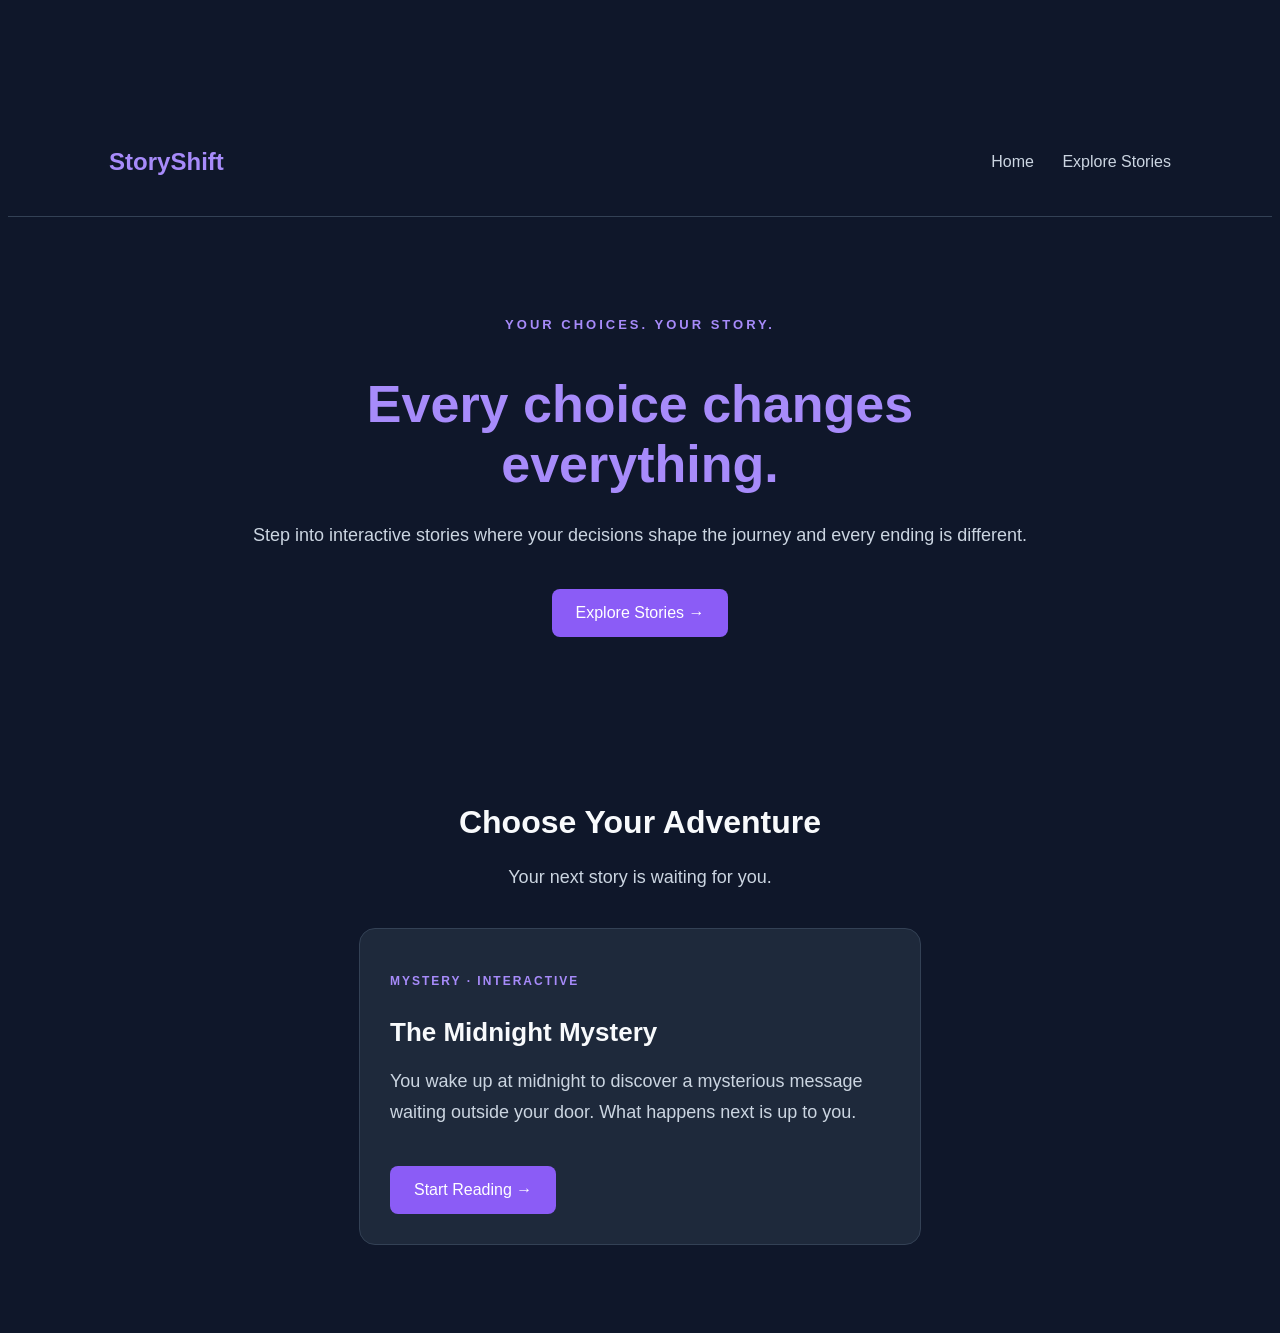
<file: index.html>
<!DOCTYPE html>
<html lang="en">

<head>
    <meta charset="UTF-8">
    <meta name="viewport" content="width=device-width, initial-scale=1.0">
    <title>StoryShift</title>
    <link rel="stylesheet" href="style.css">
</head>

<body>
    <header>
        <nav>
            <h2>StoryShift</h2>

            <div>
                <a href="#">Home</a>
                <a href="#stories">Explore Stories</a>
            </div>
        </nav>
    </header>

    <main>
        <section class="hero">
            <p class="tagline">YOUR CHOICES. YOUR STORY.</p>

            <h1>Every choice changes everything.</h1>

            <p class="description">
                Step into interactive stories where your decisions
                shape the journey and every ending is different.
            </p>

            <button id="exploreBtn">Explore Stories →</button>
        </section>

       
<section id="stories">
    <h2>Choose Your Adventure</h2>
    <p>Your next story is waiting for you.</p>

    <div class="story-card">
        <p class="story-category">MYSTERY · INTERACTIVE</p>

        <h3>The Midnight Mystery</h3>

        <p>
            You wake up at midnight to discover a mysterious
            message waiting outside your door.
            What happens next is up to you.
        </p>

        <button id="startStoryBtn">Start Reading →</button>
    </div>
    
<div id="storyReader" hidden>
    <h2>The Midnight Mystery</h2>

    <h3>Chapter 1: The Strange Message</h3>

    <p>
        It's midnight. You hear three knocks at your door.
        Outside, you find a note that says:
        "Meet me at the old library before sunrise."
    </p>

    <p>What will you do?</p>

    <button id="investigateBtn">Visit the library</button>
    <button id="ignoreBtn">Ignore the message</button>
</div>

</section>

    </main>
    <script src="script.js"></script>
</body>

</html>
</file>
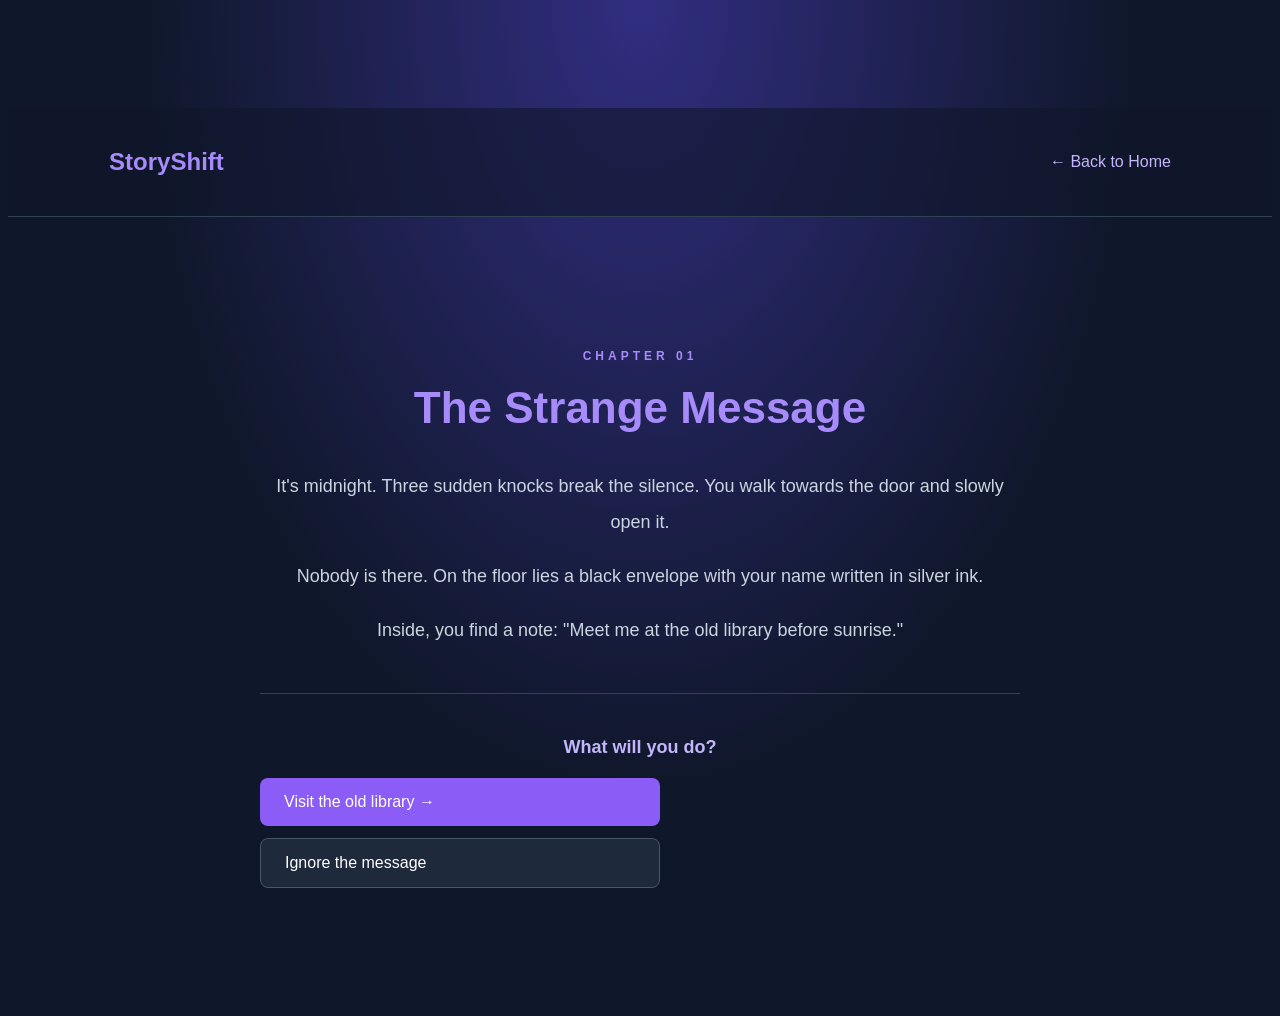
<file: reader.html>
<!DOCTYPE html>
<html lang="en">
<head>
    <meta charset="UTF-8">
    <meta name="viewport" content="width=device-width, initial-scale=1.0">
    <title>The Midnight Mystery | StoryShift</title>
    <link rel="stylesheet" href="style.css">
</head>
<body class="reader-page">

    <header>
        <nav>
            <h2>StoryShift</h2>
            <a href="index.html">← Back to Home</a>
        </nav>
    </header>

    <main class="reader-container">
        <p class="chapter-label">CHAPTER 01</p>

        <h1>The Strange Message</h1>

        <div class="story-text">
            <p>
                It's midnight. Three sudden knocks break the silence.
                You walk towards the door and slowly open it.
            </p>

            <p>
                Nobody is there. On the floor lies a black envelope
                with your name written in silver ink.
            </p>

            <p>
                Inside, you find a note:
                "Meet me at the old library before sunrise."
            </p>
        </div>

        <div id="storyOutcome" class="story-text"></div>

        <div class="story-choices">
            <p class="choice-question">What will you do?</p>

            <button id="investigateBtn">
                Visit the old library →
            </button>

            <button id="ignoreBtn" class="secondary-btn">
                Ignore the message
            </button>
        </div>
    </main>

    <script src="reader.js"></script>
</body>
</html>
</file>
<file: style.css>
body {
    background-color: #0f172a;
    color: #f8fafc;
    font-family: Arial, sans-serif;
    text-align: center;
    padding-top: 100px;
}

h1 {
    color: #a78bfa;
    font-size: 48px;
}

p {
    color: #cbd5e1;
    font-size: 18px;
}

/* Navigation bar */
header {
    padding: 20px 8%;
    border-bottom: 1px solid #334155;
}

nav {
    display: flex;
    justify-content: space-between;
    align-items: center;
}

nav h2 {
    color: #a78bfa;
}

nav a {
    color: #cbd5e1;
    text-decoration: none;
    margin-left: 24px;
}

/* Main hero section */
.hero {
    max-width: 800px;
    margin: 100px auto;
    padding: 0 20px;
}

.tagline {
    color: #a78bfa;
    letter-spacing: 3px;
    font-size: 13px;
    font-weight: bold;
}

.hero h1 {
    font-size: 52px;
    line-height: 1.15;
    margin-bottom: 24px;
}

.description {
    color: #cbd5e1;
    font-size: 18px;
    line-height: 1.8;
}

/* Explore button */
button {
    background-color: #8b5cf6;
    color: white;
    border: none;
    padding: 15px 24px;
    border-radius: 8px;
    font-size: 16px;
    cursor: pointer;
    margin-top: 20px;
}

button:hover {
    background-color: #7c3aed;
}

/* Stories section */
#stories {
    text-align: center;
    padding: 40px 20px 80px;
}

#stories h2 {
    font-size: 32px;
}

#stories p {
    color: #cbd5e1;
}


.story-card {
    max-width: 500px;
    margin: 40px auto 0;
    padding: 30px;
    text-align: left;
    background-color: #1e293b;
    border: 1px solid #334155;
    border-radius: 16px;
}

.story-card h3 {
    color: #f8fafc;
    font-size: 26px;
    margin-bottom: 12px;
}

.story-card p {
    line-height: 1.7;
}

.story-category {
    color: #a78bfa !important;
    font-size: 12px;
    font-weight: bold;
    letter-spacing: 2px;
}


/* Story reader game screen */
.reader-page {
    background:
        radial-gradient(ellipse at top, #312e81 0%, #0f172a 55%);
    min-height: 100vh;
}

.reader-page header {
    background-color: rgba(15, 23, 42, 0.6);
}

.reader-page nav a {
    color: #c4b5fd;
    text-decoration: none;
}

.reader-container {
    max-width: 760px;
    margin: 80px auto;
    padding: 40px 24px;
}

.chapter-label {
    color: #a78bfa;
    letter-spacing: 4px;
    font-size: 12px;
    font-weight: bold;
}

.reader-container h1 {
    font-size: 44px;
    margin: 20px 0 35px;
}

.story-text {
    color: #dbe4f0;
    font-size: 18px;
    line-height: 2;
}

.story-choices {
    margin-top: 45px;
    padding-top: 25px;
    border-top: 1px solid #334155;
}

.choice-question {
    color: #c4b5fd;
    font-weight: bold;
    margin-bottom: 20px;
}

.story-choices button {
    display: block;
    width: 100%;
    max-width: 400px;
    text-align: left;
    margin: 12px 0;
}

.story-choices .secondary-btn {
    background-color: #1e293b;
    border: 1px solid #475569;
}

.story-choices .secondary-btn:hover {
    background-color: #334155;
}

@media (max-width: 600px) {
    .reader-container {
        margin: 35px auto;
        padding: 25px 20px;
    }

    .reader-container h1 {
        font-size: 34px;
    }

    .story-text {
        font-size: 16px;
    }
}
</file>
